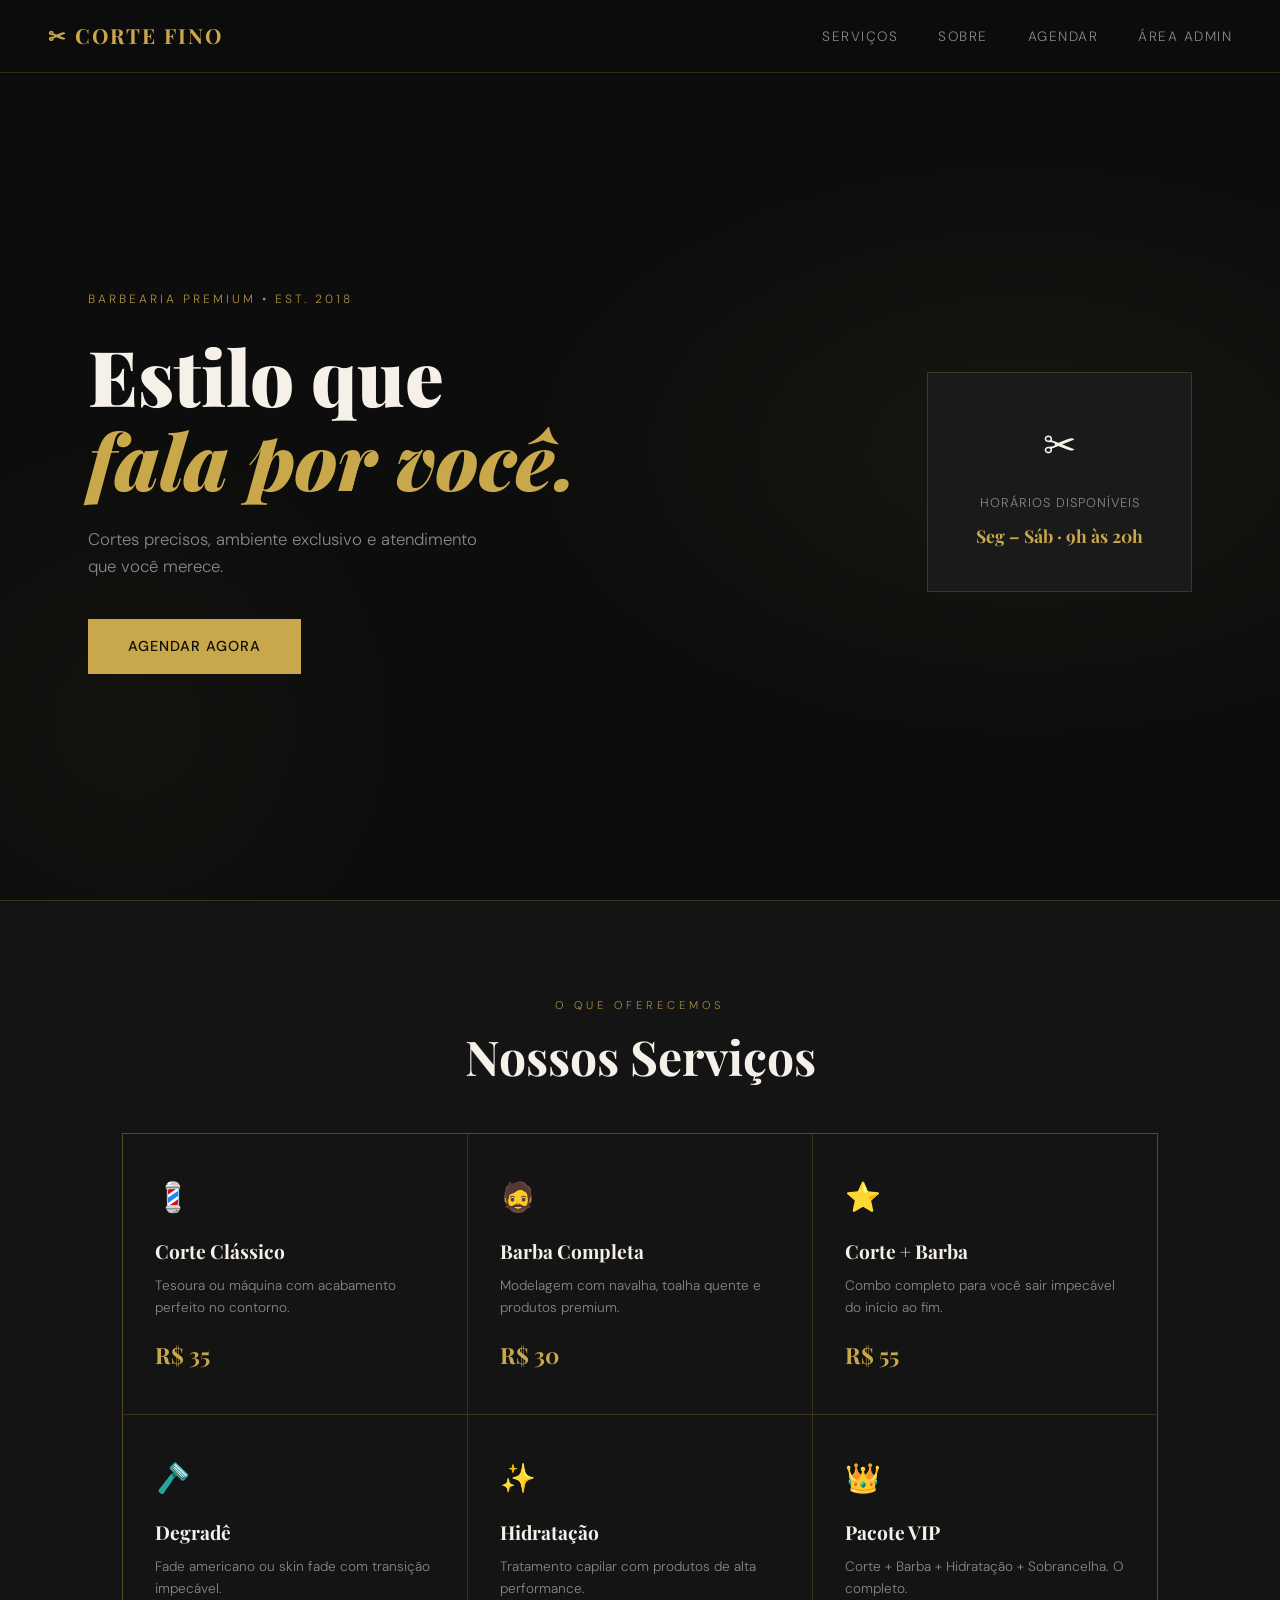
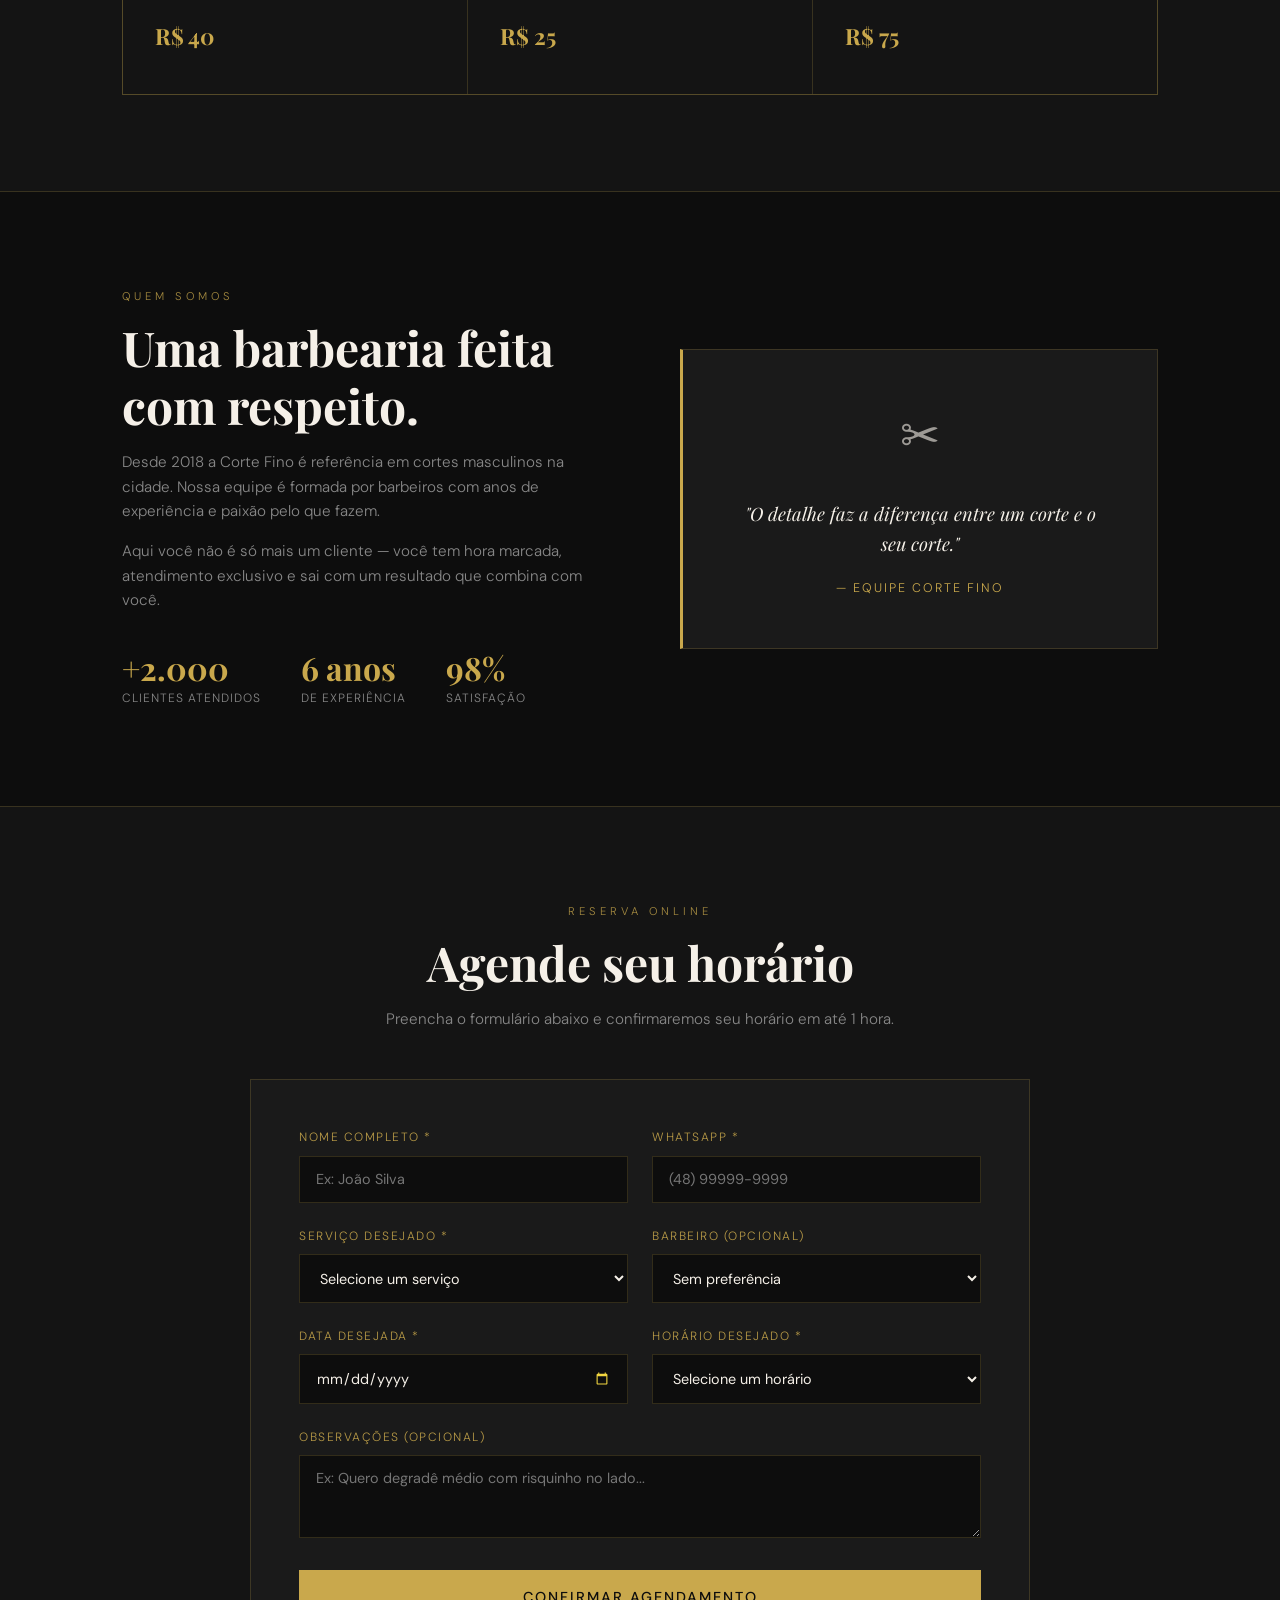
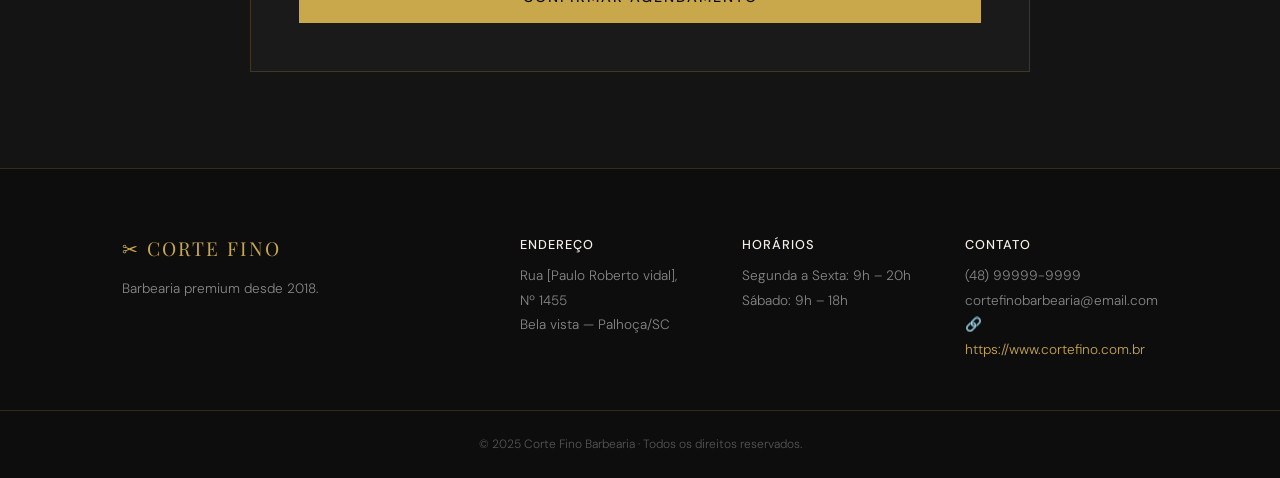
<file: index.html>
<!DOCTYPE html>
<html lang="pt-BR">
<head>
  <meta charset="UTF-8" />
  <meta name="viewport" content="width=device-width, initial-scale=1.0"/>
  <title>Corte Fino | Barbearia</title>
  <link href="https://fonts.googleapis.com/css2?family=Playfair+Display:wght@700;900&family=DM+Sans:wght@300;400;500&display=swap" rel="stylesheet"/>
  <link rel="stylesheet" href="style.css"/>
</head>
<body>

  <!-- NAV -->
  <nav class="nav">
    <div class="nav-logo">✂ CORTE FINO</div>
    <ul class="nav-links">
      <li><a href="#servicos">Serviços</a></li>
      <li><a href="#sobre">Sobre</a></li>
      <li><a href="#agendar">Agendar</a></li>
      <li><a href="admin-login.html">Área Admin</a></li>
    </ul>
  </nav>

  <!-- HERO -->
  <section class="hero">
    <div class="hero-bg"></div>
    <div class="hero-content">
      <p class="hero-tag">Barbearia Premium • Est. 2018</p>
      <h1 class="hero-title">Estilo que<br/><span>fala por você.</span></h1>
      <p class="hero-sub">Cortes precisos, ambiente exclusivo e atendimento que você merece.</p>
      <a href="#agendar" class="btn-hero">Agendar agora</a>
    </div>
    <div class="hero-image">
      <div class="hero-card">
        <div class="hero-card-icon">✂</div>
        <p>Horários disponíveis</p>
        <strong>Seg – Sáb · 9h às 20h</strong>
      </div>
    </div>
  </section>

  <!-- SERVIÇOS -->
  <section class="servicos" id="servicos">
    <div class="container">
      <div class="section-label">O QUE OFERECEMOS</div>
      <h2 class="section-title">Nossos Serviços</h2>
      <div class="cards-grid">
        <div class="card">
          <div class="card-icon">💈</div>
          <h3>Corte Clássico</h3>
          <p>Tesoura ou máquina com acabamento perfeito no contorno.</p>
          <span class="card-price">R$ 35</span>
        </div>
        <div class="card">
          <div class="card-icon">🧔</div>
          <h3>Barba Completa</h3>
          <p>Modelagem com navalha, toalha quente e produtos premium.</p>
          <span class="card-price">R$ 30</span>
        </div>
        <div class="card">
          <div class="card-icon">⭐</div>
          <h3>Corte + Barba</h3>
          <p>Combo completo para você sair impecável do início ao fim.</p>
          <span class="card-price">R$ 55</span>
        </div>
        <div class="card">
          <div class="card-icon">🪒</div>
          <h3>Degradê</h3>
          <p>Fade americano ou skin fade com transição impecável.</p>
          <span class="card-price">R$ 40</span>
        </div>
        <div class="card">
          <div class="card-icon">✨</div>
          <h3>Hidratação</h3>
          <p>Tratamento capilar com produtos de alta performance.</p>
          <span class="card-price">R$ 25</span>
        </div>
        <div class="card">
          <div class="card-icon">👑</div>
          <h3>Pacote VIP</h3>
          <p>Corte + Barba + Hidratação + Sobrancelha. O completo.</p>
          <span class="card-price">R$ 75</span>
        </div>
      </div>
    </div>
  </section>

  <!-- SOBRE -->
  <section class="sobre" id="sobre">
    <div class="container sobre-inner">
      <div class="sobre-texto">
        <div class="section-label">QUEM SOMOS</div>
        <h2 class="section-title">Uma barbearia feita com respeito.</h2>
        <p>Desde 2018 a Corte Fino é referência em cortes masculinos na cidade. Nossa equipe é formada por barbeiros com anos de experiência e paixão pelo que fazem.</p>
        <p>Aqui você não é só mais um cliente — você tem hora marcada, atendimento exclusivo e sai com um resultado que combina com você.</p>
        <div class="sobre-stats">
          <div class="stat"><strong>+2.000</strong><span>Clientes atendidos</span></div>
          <div class="stat"><strong>6 anos</strong><span>De experiência</span></div>
          <div class="stat"><strong>98%</strong><span>Satisfação</span></div>
        </div>
      </div>
      <div class="sobre-visual">
        <div class="sobre-box">
          <div class="sobre-icon">✂</div>
          <p>"O detalhe faz a diferença entre um corte e <em>o seu</em> corte."</p>
          <span>— Equipe Corte Fino</span>
        </div>
      </div>
    </div>
  </section>

  <!-- AGENDAMENTO -->
  <section class="agendamento" id="agendar">
    <div class="container">
      <div class="section-label">RESERVA ONLINE</div>
      <h2 class="section-title">Agende seu horário</h2>
      <p class="section-sub">Preencha o formulário abaixo e confirmaremos seu horário em até 1 hora.</p>

      <form class="form" id="formAgendamento">
        <div class="form-row">
          <div class="form-group">
            <label for="nome">Nome completo *</label>
            <input type="text" id="nome" placeholder="Ex: João Silva" required/>
          </div>
          <div class="form-group">
            <label for="telefone">WhatsApp *</label>
            <input type="tel" id="telefone" placeholder="(48) 99999-9999" required/>
          </div>
        </div>
        <div class="form-row">
          <div class="form-group">
            <label for="servico">Serviço desejado *</label>
            <select id="servico" required>
              <option value="">Selecione um serviço</option>
              <option value="Corte Clássico - R$35">Corte Clássico — R$ 35</option>
              <option value="Barba Completa - R$30">Barba Completa — R$ 30</option>
              <option value="Corte + Barba - R$55">Corte + Barba — R$ 55</option>
              <option value="Degradê - R$40">Degradê — R$ 40</option>
              <option value="Hidratação - R$25">Hidratação — R$ 25</option>
              <option value="Pacote VIP - R$75">Pacote VIP — R$ 75</option>
            </select>
          </div>
          <div class="form-group">
            <label for="barbeiro">Barbeiro (opcional)</label>
            <select id="barbeiro">
              <option value="Sem preferência">Sem preferência</option>
              <option value="Carlos">Carlos</option>
              <option value="Diego">Diego</option>
              <option value="Rafael">Rafael</option>
            </select>
          </div>
        </div>
        <div class="form-row">
          <div class="form-group">
            <label for="data">Data desejada *</label>
            <input type="date" id="data" required/>
          </div>
          <div class="form-group">
            <label for="horario">Horário desejado *</label>
            <select id="horario" required>
              <option value="">Selecione um horário</option>
              <option value="09:00">09:00</option>
              <option value="10:00">10:00</option>
              <option value="11:00">11:00</option>
              <option value="13:00">13:00</option>
              <option value="14:00">14:00</option>
              <option value="15:00">15:00</option>
              <option value="16:00">16:00</option>
              <option value="17:00">17:00</option>
              <option value="18:00">18:00</option>
              <option value="19:00">19:00</option>
            </select>
          </div>
        </div>
        <div class="form-group full">
          <label for="obs">Observações (opcional)</label>
          <textarea id="obs" placeholder="Ex: Quero degradê médio com risquinho no lado..." rows="3"></textarea>
        </div>
        <button type="submit" class="btn-submit" id="btnSubmit">
          <span id="btnText">Confirmar Agendamento</span>
        </button>
      </form>

      <!-- SUCESSO -->
      <div class="success-box" id="successBox">
        <div class="success-icon">✅</div>
        <h3>Agendamento enviado!</h3>
        <p>Recebemos seu pedido. Entraremos em contato pelo WhatsApp para confirmar seu horário.</p>
        <button onclick="novoAgendamento()" class="btn-novo">Fazer novo agendamento</button>
      </div>
    </div>
  </section>

  <!-- FOOTER -->
  <footer class="footer">
    <div class="container footer-inner">
      <div>
        <div class="footer-logo">✂ CORTE FINO</div>
        <p>Barbearia premium desde 2018.</p>
      </div>
      <div>
        <strong>Endereço</strong>
        <p>Rua [Paulo Roberto vidal], Nº 1455<br/>Bela vista — Palhoça/SC</p>
      </div>
      <div>
        <strong>Horários</strong>
        <p>Segunda a Sexta: 9h – 20h<br/>Sábado: 9h – 18h</p>
      </div>
      <div>
        <strong>Contato</strong>
        <p>(48) 99999-9999<br/>cortefinobarbearia@email.com<br/><a href="https://www.cortefino.com.br" target="_blank" rel="noopener" style="color: #c9a84c; text-decoration: none;">🔗 https://www.cortefino.com.br</a></p>
      </div>
    </div>
    <div class="footer-bottom">
      <p>© 2025 Corte Fino Barbearia · Todos os direitos reservados.</p>
    </div>
  </footer>

  <script src="script.js"></script>
</body>
</html>
</file>
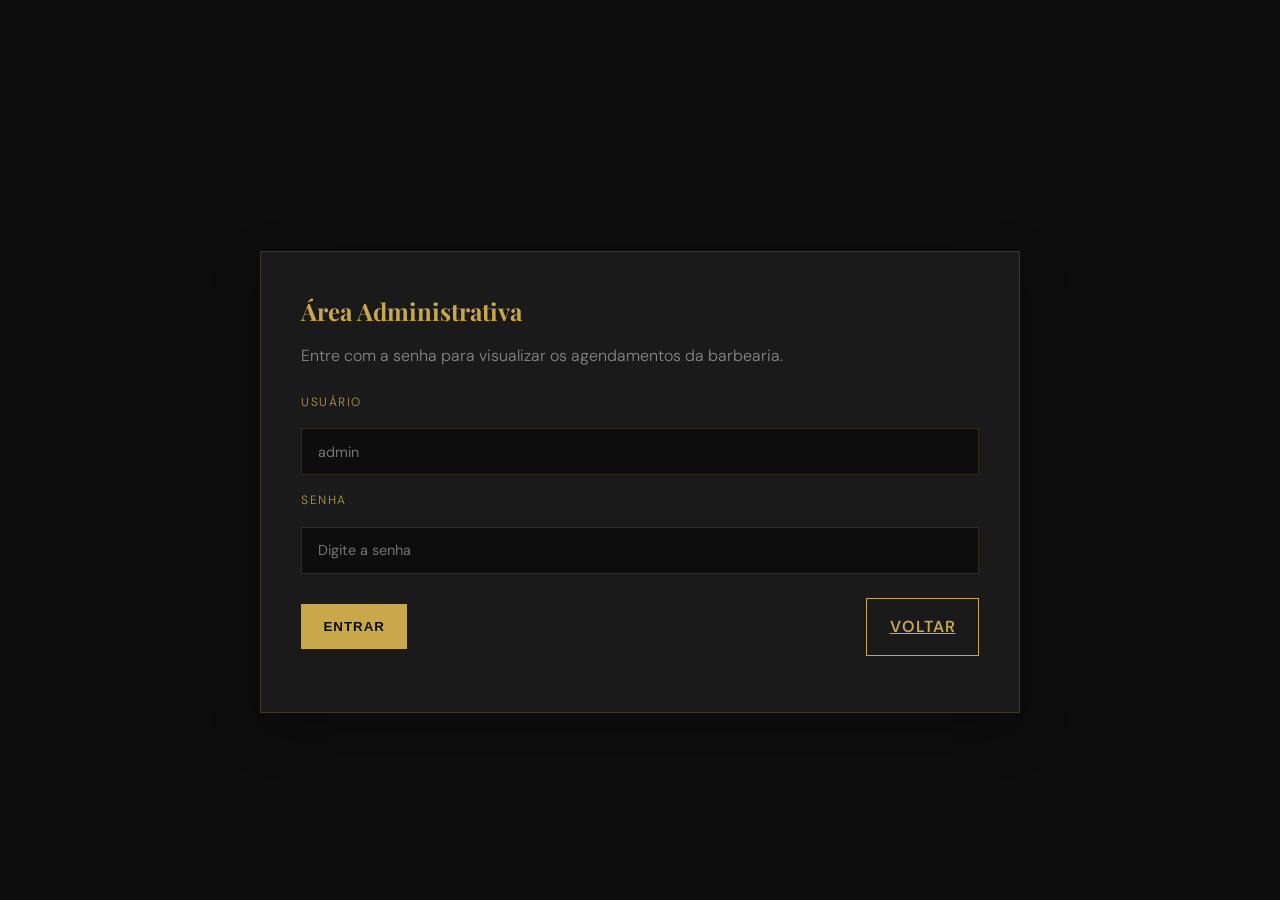
<file: admin-login.html>
<!DOCTYPE html>
<html lang="pt-BR">
<head>
  <meta charset="UTF-8" />
  <meta name="viewport" content="width=device-width, initial-scale=1.0" />
  <title>Admin | Corte Fino</title>
  <link href="https://fonts.googleapis.com/css2?family=Playfair+Display:wght@700;900&family=DM+Sans:wght@300;400;500&display=swap" rel="stylesheet"/>
  <link rel="stylesheet" href="style.css" />
</head>
<body>
  <main class="admin-shell">
    <section class="admin-card">
      <h1>Área Administrativa</h1>
      <p>Entre com a senha para visualizar os agendamentos da barbearia.</p>
      <form class="admin-form" id="adminLoginForm">
        <label for="usuario">Usuário</label>
        <input type="text" id="usuario" placeholder="admin" required />
        <label for="senha">Senha</label>
        <input type="password" id="senha" placeholder="Digite a senha" required />
        <div class="admin-actions">
          <button type="submit" class="admin-btn">Entrar</button>
          <a href="index.html" class="admin-btn secondary">Voltar</a>
        </div>
      </form>
      <div class="admin-message" id="adminMessage"></div>
    </section>
  </main>

  <script>
    const ADMIN_USER = "admin";
    const ADMIN_PASS = "cortefino2026";

    document.getElementById("adminLoginForm").addEventListener("submit", function (event) {
      event.preventDefault();
      const usuario = document.getElementById("usuario").value.trim();
      const senha = document.getElementById("senha").value.trim();
      const message = document.getElementById("adminMessage");

      if (usuario === ADMIN_USER && senha === ADMIN_PASS) {
        sessionStorage.setItem("admin-auth", "true");
        window.location.href = "admin.html";
      } else {
        message.textContent = "Usuário ou senha inválidos.";
      }
    });
  </script>
</body>
</html>
</file>
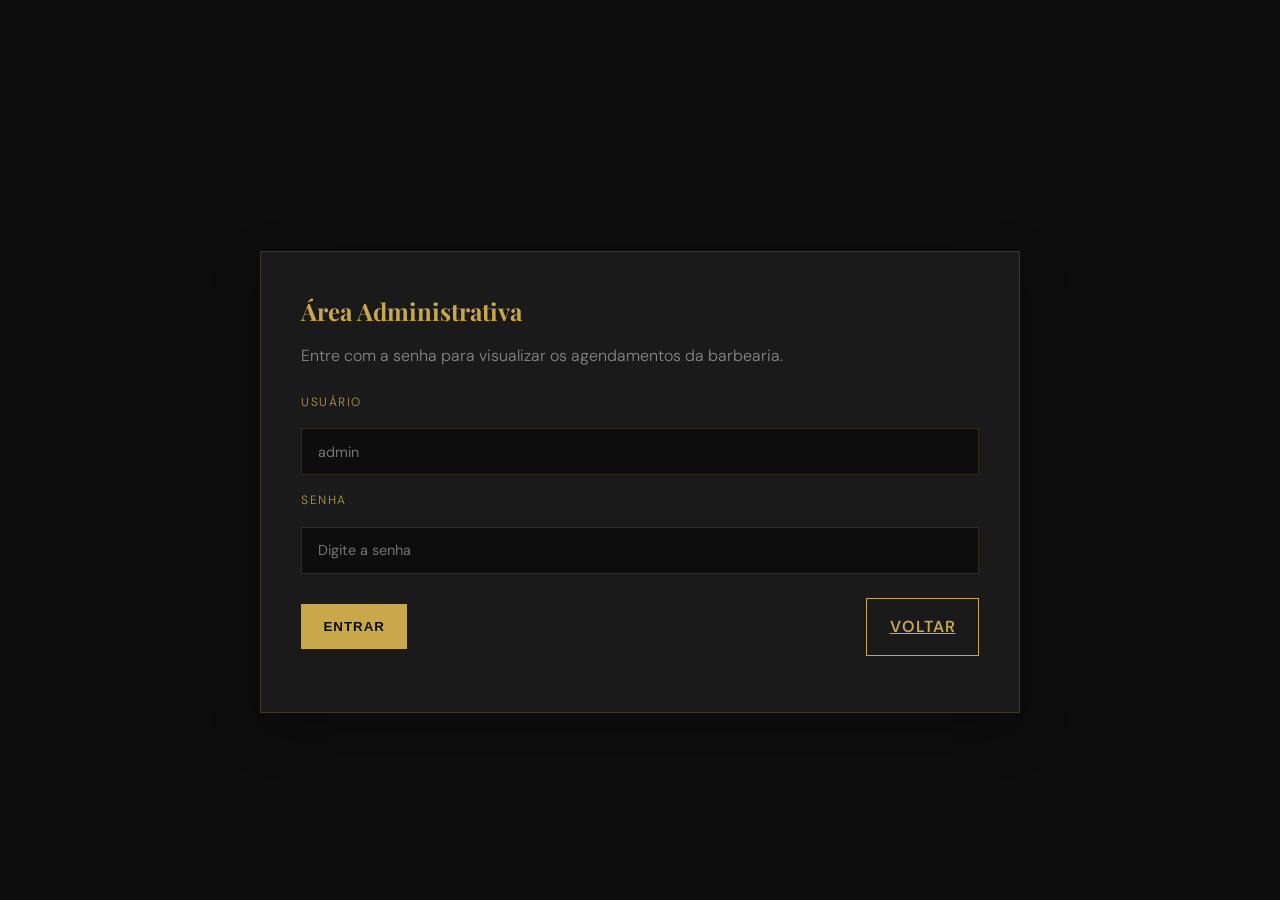
<file: admin.html>
<!DOCTYPE html>
<html lang="pt-BR">
<head>
  <meta charset="UTF-8" />
  <meta name="viewport" content="width=device-width, initial-scale=1.0" />
  <title>Painel Admin | Corte Fino</title>
  <link href="https://fonts.googleapis.com/css2?family=Playfair+Display:wght@700;900&family=DM+Sans:wght@300;400;500&display=swap" rel="stylesheet"/>
  <link rel="stylesheet" href="style.css" />
</head>
<body>
  <main class="admin-shell">
    <section class="admin-card">
      <div class="admin-header">
        <div>
          <h2>Agendamentos</h2>
          <p>Lista dos agendamentos recebidos pela barbearia.</p>
        </div>
        <a href="index.html" class="admin-btn secondary">Voltar ao site</a>
      </div>
      <div id="adminList" class="admin-list"></div>
    </section>
  </main>

  <script>
    const STORAGE_KEY = "corte-fino-agendamentos";

    if (sessionStorage.getItem("admin-auth") !== "true") {
      window.location.href = "admin-login.html";
    }

    function renderAgendamentos() {
      const container = document.getElementById("adminList");
      const agendamentos = JSON.parse(localStorage.getItem(STORAGE_KEY) || "[]");

      if (!agendamentos.length) {
        container.innerHTML = '<div class="empty-state">Nenhum agendamento encontrado.</div>';
        return;
      }

      container.innerHTML = agendamentos.map((item) => `
        <article class="appointment-card">
          <strong>${item.nome}</strong>
          <p><strong>Telefone:</strong> ${item.telefone}</p>
          <p><strong>Serviço:</strong> ${item.servico}</p>
          <p><strong>Barbeiro:</strong> ${item.barbeiro || "Sem preferência"}</p>
          <p><strong>Data:</strong> ${item.data} · <strong>Horário:</strong> ${item.horario}</p>
          <p><strong>Observações:</strong> ${item.obs}</p>
          <span><strong>Recebido em:</strong> ${item.timestamp}</span>
        </article>
      `).join("");
    }

    renderAgendamentos();
  </script>
</body>
</html>
</file>
<file: style.css>
/* ── RESET & BASE ─────────────────────────────────────────────────── */
*, *::before, *::after { box-sizing: border-box; margin: 0; padding: 0; }

:root {
  --bg:       #0d0d0d;
  --bg2:      #141414;
  --bg3:      #1a1a1a;
  --gold:     #c9a84c;
  --gold2:    #e8c96a;
  --white:    #f5f0e8;
  --gray:     #888;
  --border:   rgba(201,168,76,0.2);
  --font-display: 'Playfair Display', serif;
  --font-body:    'DM Sans', sans-serif;
}

html { scroll-behavior: smooth; }

body {
  background: var(--bg);
  color: var(--white);
  font-family: var(--font-body);
  font-weight: 300;
  line-height: 1.6;
  overflow-x: hidden;
}

.container {
  max-width: 1100px;
  margin: 0 auto;
  padding: 0 2rem;
}

/* ── NAV ──────────────────────────────────────────────────────────── */
.nav {
  position: fixed;
  top: 0; left: 0; right: 0;
  z-index: 100;
  display: flex;
  justify-content: space-between;
  align-items: center;
  padding: 1.2rem 3rem;
  background: rgba(13,13,13,0.92);
  backdrop-filter: blur(12px);
  border-bottom: 1px solid var(--border);
}

.nav-logo {
  font-family: var(--font-display);
  font-size: 1.3rem;
  font-weight: 700;
  color: var(--gold);
  letter-spacing: 2px;
}

.nav-links {
  list-style: none;
  display: flex;
  gap: 2.5rem;
}

.nav-links a {
  color: var(--gray);
  text-decoration: none;
  font-size: 0.85rem;
  letter-spacing: 1.5px;
  text-transform: uppercase;
  transition: color 0.3s;
}

.nav-links a:hover { color: var(--gold); }

/* ── HERO ─────────────────────────────────────────────────────────── */
.hero {
  min-height: 100vh;
  display: flex;
  align-items: center;
  justify-content: space-between;
  padding: 8rem 3rem 4rem;
  max-width: 1200px;
  margin: 0 auto;
  gap: 3rem;
  position: relative;
}

.hero-bg {
  position: fixed;
  top: 0; left: 0; right: 0; bottom: 0;
  background:
    radial-gradient(ellipse 60% 50% at 80% 50%, rgba(201,168,76,0.06) 0%, transparent 70%),
    radial-gradient(ellipse 40% 60% at 10% 80%, rgba(201,168,76,0.04) 0%, transparent 60%);
  pointer-events: none;
  z-index: 0;
}

.hero-content {
  flex: 1;
  position: relative;
  z-index: 1;
  animation: fadeUp 0.8s ease both;
}

.hero-tag {
  font-size: 0.75rem;
  letter-spacing: 3px;
  text-transform: uppercase;
  color: var(--gold);
  margin-bottom: 1.5rem;
  opacity: 0.85;
}

.hero-title {
  font-family: var(--font-display);
  font-size: clamp(3rem, 6vw, 5.5rem);
  font-weight: 900;
  line-height: 1.1;
  margin-bottom: 1.5rem;
  color: var(--white);
}

.hero-title span {
  color: var(--gold);
  font-style: italic;
}

.hero-sub {
  color: var(--gray);
  font-size: 1.05rem;
  max-width: 420px;
  margin-bottom: 2.5rem;
}

.btn-hero {
  display: inline-block;
  padding: 1rem 2.5rem;
  background: var(--gold);
  color: #0d0d0d;
  font-family: var(--font-body);
  font-weight: 500;
  font-size: 0.9rem;
  letter-spacing: 1px;
  text-decoration: none;
  text-transform: uppercase;
  transition: background 0.3s, transform 0.2s;
}

.btn-hero:hover {
  background: var(--gold2);
  transform: translateY(-2px);
}

.hero-image {
  position: relative;
  z-index: 1;
  animation: fadeUp 0.8s 0.2s ease both;
}

.hero-card {
  background: var(--bg3);
  border: 1px solid var(--border);
  padding: 2.5rem 3rem;
  text-align: center;
}

.hero-card-icon {
  font-size: 2.5rem;
  margin-bottom: 1rem;
  display: block;
}

.hero-card p {
  font-size: 0.8rem;
  color: var(--gray);
  letter-spacing: 1px;
  text-transform: uppercase;
  margin-bottom: 0.5rem;
}

.hero-card strong {
  font-family: var(--font-display);
  font-size: 1.1rem;
  color: var(--gold);
}

/* ── LABELS & TÍTULOS ─────────────────────────────────────────────── */
.section-label {
  font-size: 0.7rem;
  letter-spacing: 4px;
  text-transform: uppercase;
  color: var(--gold);
  margin-bottom: 0.8rem;
  opacity: 0.8;
}

.section-title {
  font-family: var(--font-display);
  font-size: clamp(2rem, 4vw, 3rem);
  font-weight: 700;
  margin-bottom: 1rem;
  line-height: 1.2;
}

.section-sub {
  color: var(--gray);
  font-size: 0.95rem;
  margin-bottom: 3rem;
}

/* ── SERVIÇOS ─────────────────────────────────────────────────────── */
.servicos {
  padding: 6rem 0;
  background: var(--bg2);
  border-top: 1px solid var(--border);
  border-bottom: 1px solid var(--border);
}

.servicos .container { text-align: center; }
.servicos .section-title { margin-bottom: 3rem; }

.cards-grid {
  display: grid;
  grid-template-columns: repeat(auto-fit, minmax(280px, 1fr));
  gap: 1.5px;
  background: var(--border);
  border: 1px solid var(--border);
}

.card {
  background: var(--bg2);
  padding: 2.5rem 2rem;
  text-align: left;
  transition: background 0.3s;
  position: relative;
  overflow: hidden;
}

.card::before {
  content: '';
  position: absolute;
  bottom: 0; left: 0;
  height: 2px; width: 0;
  background: var(--gold);
  transition: width 0.4s;
}

.card:hover { background: var(--bg3); }
.card:hover::before { width: 100%; }

.card-icon {
  font-size: 1.8rem;
  margin-bottom: 1rem;
  display: block;
}

.card h3 {
  font-family: var(--font-display);
  font-size: 1.2rem;
  margin-bottom: 0.5rem;
  color: var(--white);
}

.card p {
  color: var(--gray);
  font-size: 0.85rem;
  margin-bottom: 1.2rem;
}

.card-price {
  font-family: var(--font-display);
  font-size: 1.4rem;
  color: var(--gold);
  font-weight: 700;
}

/* ── SOBRE ────────────────────────────────────────────────────────── */
.sobre {
  padding: 6rem 0;
}

.sobre-inner {
  display: grid;
  grid-template-columns: 1fr 1fr;
  gap: 5rem;
  align-items: center;
}

.sobre-texto p {
  color: var(--gray);
  margin-bottom: 1rem;
  font-size: 0.95rem;
}

.sobre-stats {
  display: flex;
  gap: 2.5rem;
  margin-top: 2.5rem;
}

.stat strong {
  display: block;
  font-family: var(--font-display);
  font-size: 2rem;
  color: var(--gold);
  line-height: 1;
}

.stat span {
  font-size: 0.75rem;
  color: var(--gray);
  letter-spacing: 1px;
  text-transform: uppercase;
}

.sobre-visual {
  display: flex;
  align-items: center;
  justify-content: center;
}

.sobre-box {
  background: var(--bg3);
  border: 1px solid var(--border);
  border-left: 3px solid var(--gold);
  padding: 3rem;
  text-align: center;
}

.sobre-icon {
  font-size: 3rem;
  margin-bottom: 1.5rem;
  opacity: 0.6;
}

.sobre-box p {
  font-family: var(--font-display);
  font-size: 1.15rem;
  font-style: italic;
  line-height: 1.6;
  margin-bottom: 1rem;
}

.sobre-box span {
  font-size: 0.78rem;
  color: var(--gold);
  letter-spacing: 2px;
  text-transform: uppercase;
}

/* ── AGENDAMENTO ──────────────────────────────────────────────────── */
.agendamento {
  padding: 6rem 0;
  background: var(--bg2);
  border-top: 1px solid var(--border);
}

.agendamento .section-title { text-align: center; }
.agendamento .section-label { text-align: center; }
.agendamento .section-sub   { text-align: center; }

.form {
  background: var(--bg3);
  border: 1px solid var(--border);
  padding: 3rem;
  max-width: 780px;
  margin: 0 auto;
}

.form-row {
  display: grid;
  grid-template-columns: 1fr 1fr;
  gap: 1.5rem;
  margin-bottom: 1.5rem;
}

.form-group {
  display: flex;
  flex-direction: column;
  gap: 0.5rem;
}

.form-group.full { margin-bottom: 1.5rem; }

label {
  font-size: 0.75rem;
  letter-spacing: 1.5px;
  text-transform: uppercase;
  color: var(--gold);
  opacity: 0.9;
}

input, select, textarea {
  background: var(--bg);
  border: 1px solid var(--border);
  color: var(--white);
  padding: 0.85rem 1rem;
  font-family: var(--font-body);
  font-size: 0.9rem;
  outline: none;
  transition: border-color 0.3s;
  width: 100%;
}

input:focus, select:focus, textarea:focus {
  border-color: var(--gold);
}

select option { background: var(--bg); }

textarea { resize: vertical; }

input[type="date"]::-webkit-calendar-picker-indicator {
  filter: invert(0.7) sepia(1) saturate(3) hue-rotate(5deg);
  cursor: pointer;
}

.btn-submit {
  width: 100%;
  padding: 1.1rem;
  background: var(--gold);
  color: #0d0d0d;
  border: none;
  font-family: var(--font-body);
  font-size: 0.9rem;
  font-weight: 500;
  letter-spacing: 2px;
  text-transform: uppercase;
  cursor: pointer;
  transition: background 0.3s, transform 0.2s;
  margin-top: 0.5rem;
}

.btn-submit:hover { background: var(--gold2); transform: translateY(-1px); }
.btn-submit:disabled { opacity: 0.6; cursor: not-allowed; transform: none; }

/* SUCESSO */
.success-box {
  display: none;
  text-align: center;
  background: var(--bg3);
  border: 1px solid var(--gold);
  padding: 4rem 3rem;
  max-width: 520px;
  margin: 0 auto;
}

.success-box.show { display: block; animation: fadeUp 0.5s ease both; }

.success-icon { font-size: 3rem; margin-bottom: 1rem; }

.success-box h3 {
  font-family: var(--font-display);
  font-size: 1.8rem;
  color: var(--gold);
  margin-bottom: 0.8rem;
}

.success-box p {
  color: var(--gray);
  font-size: 0.9rem;
  margin-bottom: 2rem;
}

.btn-novo {
  background: transparent;
  border: 1px solid var(--gold);
  color: var(--gold);
  padding: 0.8rem 2rem;
  font-family: var(--font-body);
  font-size: 0.85rem;
  letter-spacing: 1px;
  text-transform: uppercase;
  cursor: pointer;
  transition: all 0.3s;
}

.btn-novo:hover { background: var(--gold); color: #0d0d0d; }

/* ── LOGIN / PAINEL ADMIN ───────────────────────────────────────── */
.admin-shell {
  min-height: 100vh;
  padding: 7rem 1.5rem 3rem;
  display: flex;
  align-items: center;
  justify-content: center;
}

.admin-card {
  width: min(100%, 760px);
  background: var(--bg3);
  border: 1px solid var(--border);
  padding: 2.5rem;
  box-shadow: 0 18px 45px rgba(0,0,0,0.25);
}

.admin-card h1,
.admin-card h2 {
  font-family: var(--font-display);
  color: var(--gold);
  margin-bottom: 0.8rem;
}

.admin-card p {
  color: var(--gray);
  margin-bottom: 1.5rem;
}

.admin-form {
  display: grid;
  gap: 1rem;
}

.admin-actions {
  display: flex;
  justify-content: space-between;
  align-items: center;
  gap: 1rem;
  margin-top: 0.5rem;
}

.admin-btn {
  padding: 0.95rem 1.4rem;
  background: var(--gold);
  border: none;
  color: #0d0d0d;
  font-weight: 600;
  cursor: pointer;
  text-transform: uppercase;
  letter-spacing: 1px;
}

.admin-btn.secondary {
  background: transparent;
  border: 1px solid var(--gold);
  color: var(--gold);
}

.admin-btn:hover { background: var(--gold2); }

.admin-message {
  margin-top: 1rem;
  color: #ff8c8c;
  font-size: 0.95rem;
}

.admin-header {
  display: flex;
  justify-content: space-between;
  align-items: center;
  gap: 1rem;
  margin-bottom: 1.5rem;
}

.admin-list {
  display: grid;
  gap: 1rem;
}

.appointment-card {
  background: var(--bg);
  border: 1px solid var(--border);
  padding: 1.2rem;
}

.appointment-card strong {
  color: var(--gold);
  display: block;
  margin-bottom: 0.3rem;
}

.appointment-card span,
.appointment-card p {
  color: var(--gray);
  font-size: 0.95rem;
}

.empty-state {
  text-align: center;
  padding: 2rem;
  border: 1px dashed var(--border);
  color: var(--gray);
}

/* ── FOOTER ───────────────────────────────────────────────────────── */
.footer {
  border-top: 1px solid var(--border);
  padding: 4rem 0 0;
}

.footer-inner {
  display: grid;
  grid-template-columns: 2fr 1fr 1fr 1fr;
  gap: 3rem;
  margin-bottom: 3rem;
}

.footer-logo {
  font-family: var(--font-display);
  font-size: 1.2rem;
  color: var(--gold);
  letter-spacing: 2px;
  margin-bottom: 0.8rem;
}

.footer-inner > div > p,
.footer-inner > div > strong {
  font-size: 0.85rem;
  color: var(--gray);
  line-height: 1.8;
}

.footer-inner > div > strong {
  color: var(--white);
  font-weight: 500;
  display: block;
  margin-bottom: 0.5rem;
  font-size: 0.8rem;
  letter-spacing: 1px;
  text-transform: uppercase;
}

.footer-bottom {
  border-top: 1px solid var(--border);
  padding: 1.5rem 0;
  text-align: center;
}

.footer-bottom p {
  font-size: 0.75rem;
  color: var(--gray);
  opacity: 0.6;
}

/* ── ANIMAÇÕES ────────────────────────────────────────────────────── */
@keyframes fadeUp {
  from { opacity: 0; transform: translateY(24px); }
  to   { opacity: 1; transform: translateY(0); }
}

/* ── RESPONSIVO ───────────────────────────────────────────────────── */
@media (max-width: 768px) {
  .hero { flex-direction: column; padding: 7rem 1.5rem 3rem; text-align: center; }
  .hero-sub { max-width: 100%; }
  .hero-image { width: 100%; }
  .hero-card { padding: 1.5rem; }
  .nav { padding: 1rem 1.5rem; }
  .nav-links { gap: 1.2rem; }
  .sobre-inner { grid-template-columns: 1fr; gap: 2rem; }
  .form-row { grid-template-columns: 1fr; }
  .form { padding: 2rem 1.5rem; }
  .footer-inner { grid-template-columns: 1fr 1fr; gap: 2rem; }
  .sobre-stats { flex-wrap: wrap; gap: 1.5rem; }
}
</file>
